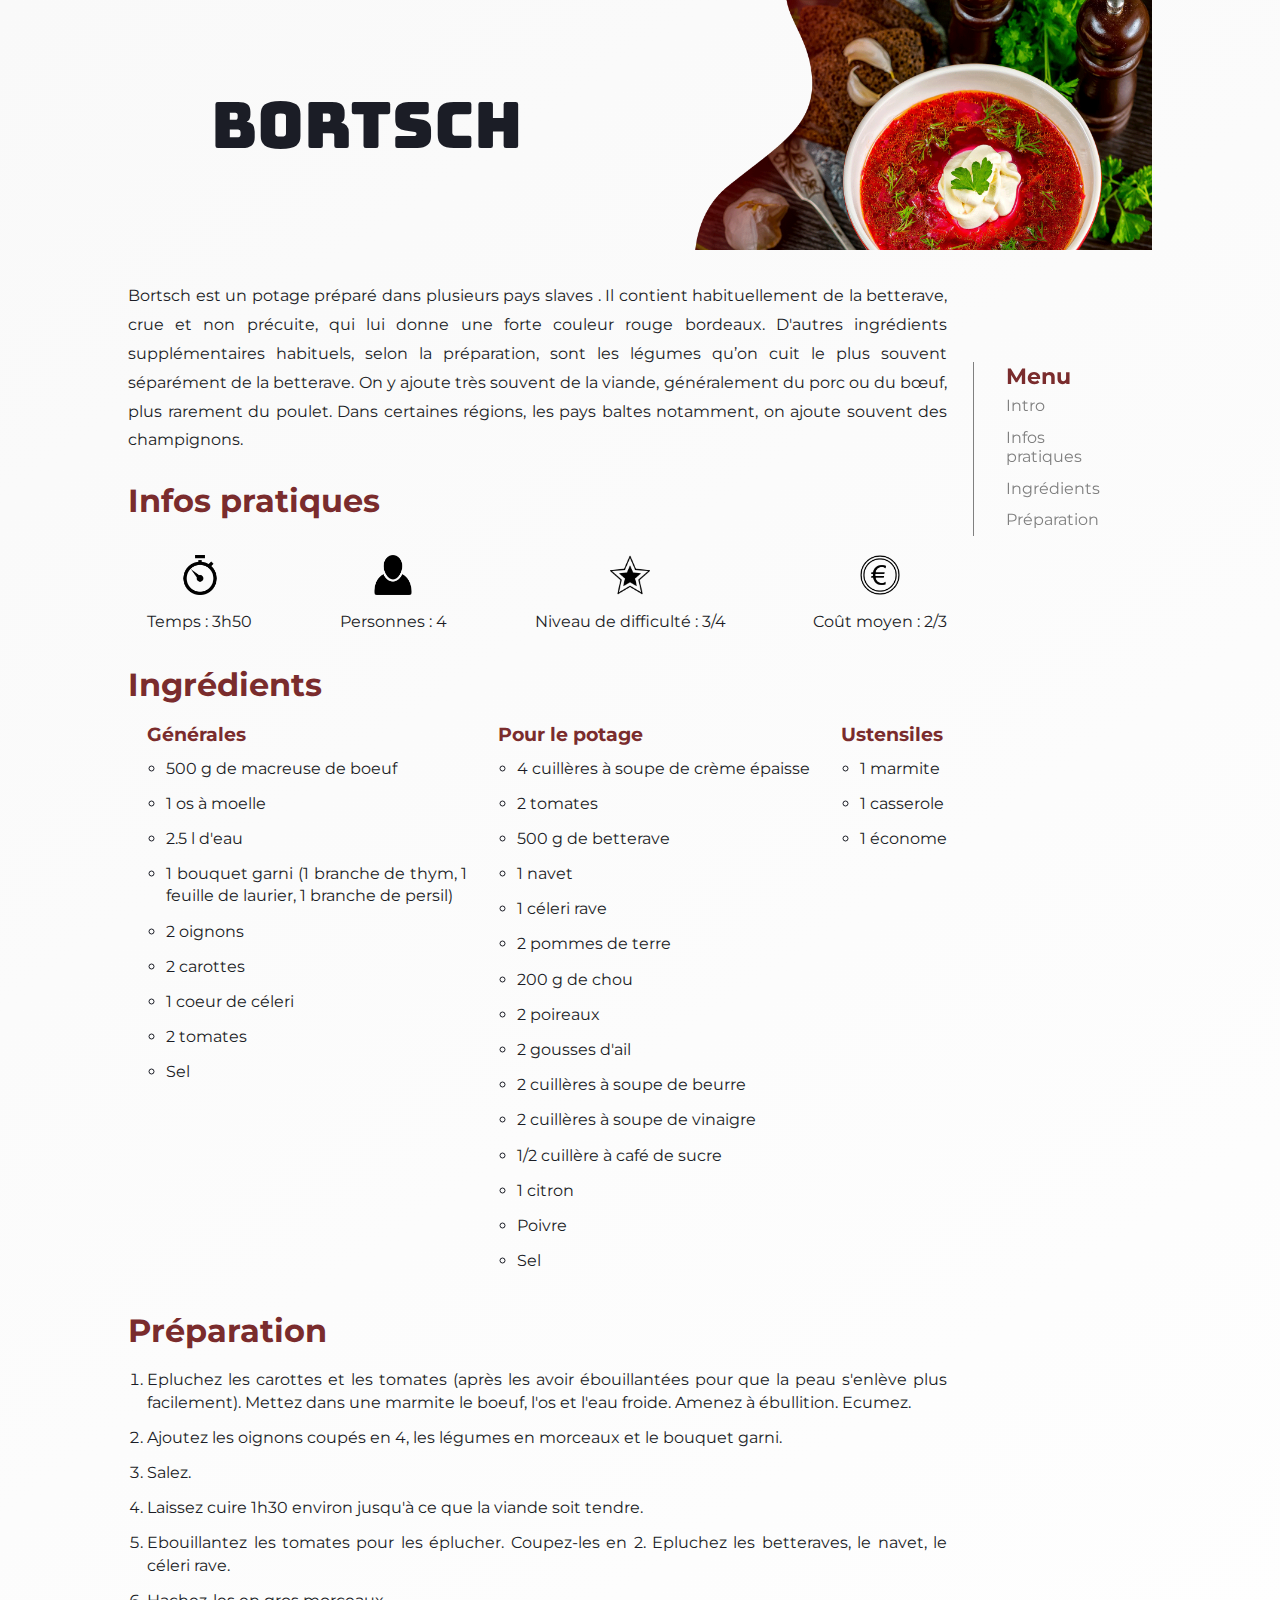
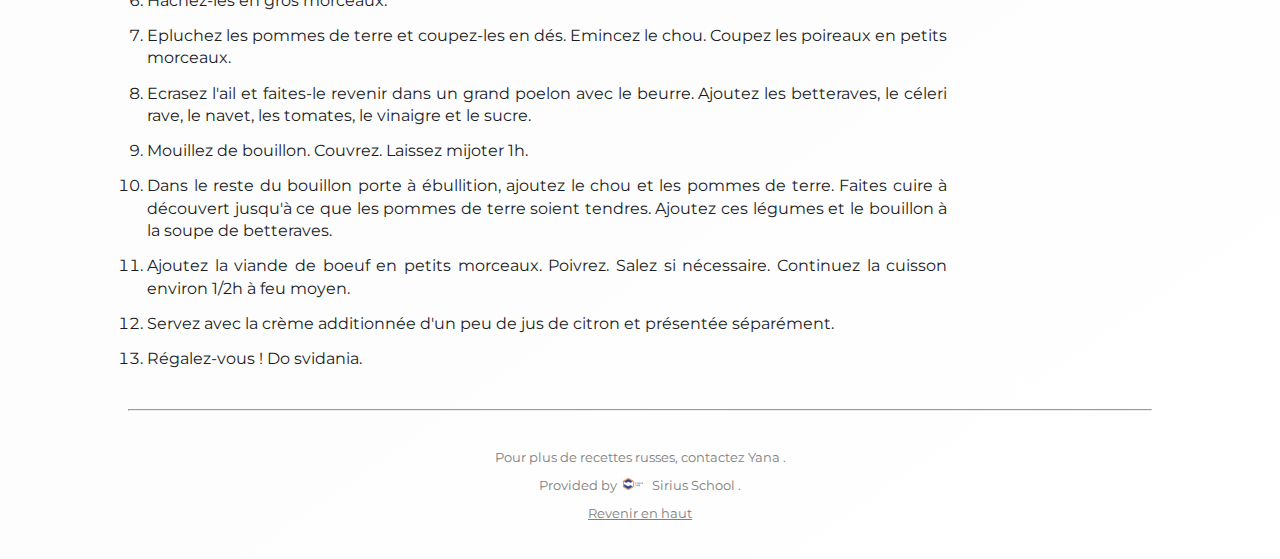
<file: Exercices/exercice-recette/index.html>
<!DOCTYPE html>
<html lang="fr">
  <head>
    <meta charset="UTF-8" />
    <meta name="viewport" content="width=device-width, initial-scale=1.0" />
    <link href="style.css" media="all" rel="stylesheet" type="text/css" />
    <link
      href="https://fonts.googleapis.com/css2?family=Bungee&family=Montserrat:wght@400;700&display=swap"
      rel="stylesheet"
    />
    <title>
      La recette de Bortsch par Yana
    </title>
  </head>

  <body itemscope itemtype="https://schema.org/Recipe">
    <!-- Intro -->
    <nav role="navigation">
      <h2>
        Menu
      </h2>
      <ul role="list">
        <li role="listitem">
          <a href="#image" title="Aller en haut de la page" role="link">
            Intro
          </a>
        </li>
        <li role="listitem">
          <a
            href="#infos"
            title="Aller à la section Infos pratiques"
            role="link"
          >
            Infos pratiques
          </a>
        </li>
        <li role="listitem">
          <a
            href="#ingredients"
            title="Aller à la section Ingrédients"
            role="link"
          >
            Ingrédients
          </a>
        </li>
        <li role="listitem">
          <a
            href="#preparation"
            title="Aller à la section Préparation"
            role="link"
          >
            Préparation
          </a>
        </li>
      </ul>
    </nav>
    <header role="banner">
      <h1 id="image" itemprop="name">
        Bortsch
      </h1>
      <div>
        <p itemprop="description">
          Bortsch est un potage préparé dans plusieurs pays
          <span itemprop="recipeCuisine">slaves</span>
          . Il contient habituellement de la betterave, crue et non précuite,
          qui lui donne une forte couleur rouge bordeaux. D'autres ingrédients
          supplémentaires habituels, selon la préparation, sont les légumes
          qu’on cuit le plus souvent séparément de la betterave. On y ajoute
          très souvent de la viande, généralement du porc ou du bœuf, plus
          rarement du poulet. Dans certaines régions, les pays baltes notamment,
          on ajoute souvent des champignons.
        </p>
      </div>
    </header>

    <!-- La recette -->
    <main role="main">
      <div id="infos">
        <h2>
          Infos pratiques
        </h2>
        <ul role="list">
          <li itemprop="totalTime" role="listitem">
            <img
              src="assets/temps.png"
              alt="Picto de Temps"
              title="Temps"
              width="40"
            />
            Temps&nbsp;: 3h50
          </li>
          <li itemprop="recipeYield" role="listitem">
            <img
              src="assets/personnes.png"
              alt="Picto de Personnes"
              title="Personnes"
              width="40"
            />
            Personnes&nbsp;: 4
          </li>
          <li role="listitem">
            <img
              src="assets/difficulte.png"
              alt="Picto de Niveau de difficulté"
              title="Niveau de difficulté"
              width="40"
            />
            Niveau de difficulté&nbsp;: 3/4
          </li>
          <li itemprop="estimatedCost" role="listitem">
            <img
              src="assets/cout.png"
              alt="Picto du coût moyen"
              title="Coût moyen"
              width="40"
            />
            Coût moyen&nbsp;: 2/3
          </li>
        </ul>
      </div>

      <div id="ingredients" itemprop="nutrition">
        <h2>
          Ingrédients
        </h2>
        <ul role="list">
          <li class="sous-categorie" role="listitem">
            <span>
              Générales
            </span>
            <ul role="list">
              <li itemprop="recipeIngredient" role="listitem">
                500&nbsp;g de macreuse de boeuf
              </li>
              <li itemprop="recipeIngredient" role="listitem">
                1&nbsp;os à moelle
              </li>
              <li itemprop="recipeIngredient" role="listitem">
                2.5&nbsp;l d'eau
              </li>
              <li itemprop="recipeIngredient" role="listitem">
                1 bouquet garni (1 branche de thym, 1 feuille de laurier, 1
                branche de persil)
              </li>
              <li itemprop="recipeIngredient" role="listitem">2 oignons</li>
              <li itemprop="recipeIngredient" role="listitem">2 carottes</li>
              <li itemprop="recipeIngredient" role="listitem">
                1 coeur de céleri
              </li>
              <li itemprop="recipeIngredient" role="listitem">2 tomates</li>
              <li itemprop="recipeIngredient" role="listitem">Sel</li>
            </ul>
          </li>
          <li class="sous-categorie" role="listitem">
            <span>
              Pour le potage
            </span>
            <ul role="list">
              <li itemprop="recipeIngredient" role="listitem">
                4 cuillères à soupe de crème épaisse
              </li>
              <li itemprop="recipeIngredient" role="listitem">2 tomates</li>
              <li itemprop="recipeIngredient" role="listitem">
                500&nbsp;g de betterave
              </li>
              <li itemprop="recipeIngredient" role="listitem">1 navet</li>
              <li itemprop="recipeIngredient" role="listitem">1 céleri rave</li>
              <li itemprop="recipeIngredient" role="listitem">
                2 pommes de terre
              </li>
              <li itemprop="recipeIngredient" role="listitem">
                200&nbsp;g de chou
              </li>
              <li itemprop="recipeIngredient" role="listitem">2 poireaux</li>
              <li itemprop="recipeIngredient" role="listitem">
                2 gousses d'ail
              </li>
              <li itemprop="recipeIngredient" role="listitem">
                2 cuillères à soupe de beurre
              </li>
              <li itemprop="recipeIngredient" role="listitem">
                2 cuillères à soupe de vinaigre
              </li>
              <li itemprop="recipeIngredient" role="listitem">
                1/2 cuillère à café de sucre
              </li>
              <li itemprop="recipeIngredient" role="listitem">1 citron</li>
              <li itemprop="recipeIngredient" role="listitem">Poivre</li>
              <li itemprop="recipeIngredient" role="listitem">Sel</li>
            </ul>
          </li>
          <li class="sous-categorie" role="listitem">
            <span>
              Ustensiles
            </span>
            <ul role="list">
              <li role="listitem">1 marmite</li>
              <li role="listitem">1 casserole</li>
              <li role="listitem">1 économe</li>
            </ul>
          </li>
        </ul>
      </div>

      <div id="preparation" itemscope itemtype="https://schema.org/HowToStep">
        <h2>
          Préparation
        </h2>
        <ol role="list">
          <li itemprop="recipeInstructions" role="listitem">
            Epluchez les carottes et les tomates (après les avoir ébouillantées
            pour que la peau s'enlève plus facilement). Mettez dans une marmite
            le boeuf, l'os et l'eau froide. Amenez à ébullition. Ecumez.
          </li>
          <li itemprop="recipeInstructions" role="listitem">
            Ajoutez les oignons coupés en 4, les légumes en morceaux et le
            bouquet garni.
          </li>
          <li itemprop="recipeInstructions" role="listitem">
            Salez.
          </li>
          <li itemprop="recipeInstructions" role="listitem">
            Laissez cuire 1h30 environ jusqu'à ce que la viande soit tendre.
          </li>
          <li itemprop="recipeInstructions" role="listitem">
            Ebouillantez les tomates pour les éplucher. Coupez-les en 2.
            Epluchez les betteraves, le navet, le céleri rave.
          </li>
          <li itemprop="recipeInstructions" role="listitem">
            Hachez-les en gros morceaux.
          </li>
          <li itemprop="recipeInstructions" role="listitem">
            Epluchez les pommes de terre et coupez-les en dés. Emincez le chou.
            Coupez les poireaux en petits morceaux.
          </li>
          <li itemprop="recipeInstructions" role="listitem">
            Ecrasez l'ail et faites-le revenir dans un grand poelon avec le
            beurre. Ajoutez les betteraves, le céleri rave, le navet, les
            tomates, le vinaigre et le sucre.
          </li>
          <li itemprop="recipeInstructions" role="listitem">
            Mouillez de bouillon. Couvrez. Laissez mijoter 1h.
          </li>
          <li itemprop="recipeInstructions" role="listitem">
            Dans le reste du bouillon porte à ébullition, ajoutez le chou et les
            pommes de terre. Faites cuire à découvert jusqu'à ce que les pommes
            de terre soient tendres. Ajoutez ces légumes et le bouillon à la
            soupe de betteraves.
          </li>
          <li itemprop="recipeInstructions" role="listitem">
            Ajoutez la viande de boeuf en petits morceaux. Poivrez. Salez si
            nécessaire. Continuez la cuisson environ 1/2h à feu moyen.
          </li>
          <li itemprop="recipeInstructions" role="listitem">
            Servez avec la crème additionnée d'un peu de jus de citron et
            présentée séparément.
          </li>
          <li itemprop="recipeInstructions" role="listitem">
            Régalez-vous&nbsp;! Do svidania.
          </li>
        </ol>
      </div>
    </main>

    <!-- Bas de page -->
    <footer>
      <hr role="separator" />
      <p>
        Pour plus de recettes russes, contactez
        <a
          href="mailto:yana@siriusschool.be"
          title="Envoyer un e-mail à Yana, l'auteur de site"
          itemprop="author"
          role="link"
        >
          Yana
        </a>
        .
      </p>
      <p>
        Provided by
        <a
          href="https://siriushub.be/"
          target="_blank"
          title="Aller sur le site de Sirius Hub"
          role="link"
        >
          <img
            src="assets/sirius_logo.png"
            alt="Logo de Sirius Hub"
            width="23"
          />
          Sirius School
        </a>
        .
      </p>
      <p>
        <a
          href="#image"
          title="Revenir en haut de la page web"
          id="retour"
          role="link"
        >
          Revenir en haut
        </a>
      </p>
    </footer>
  </body>
</html>
</file>
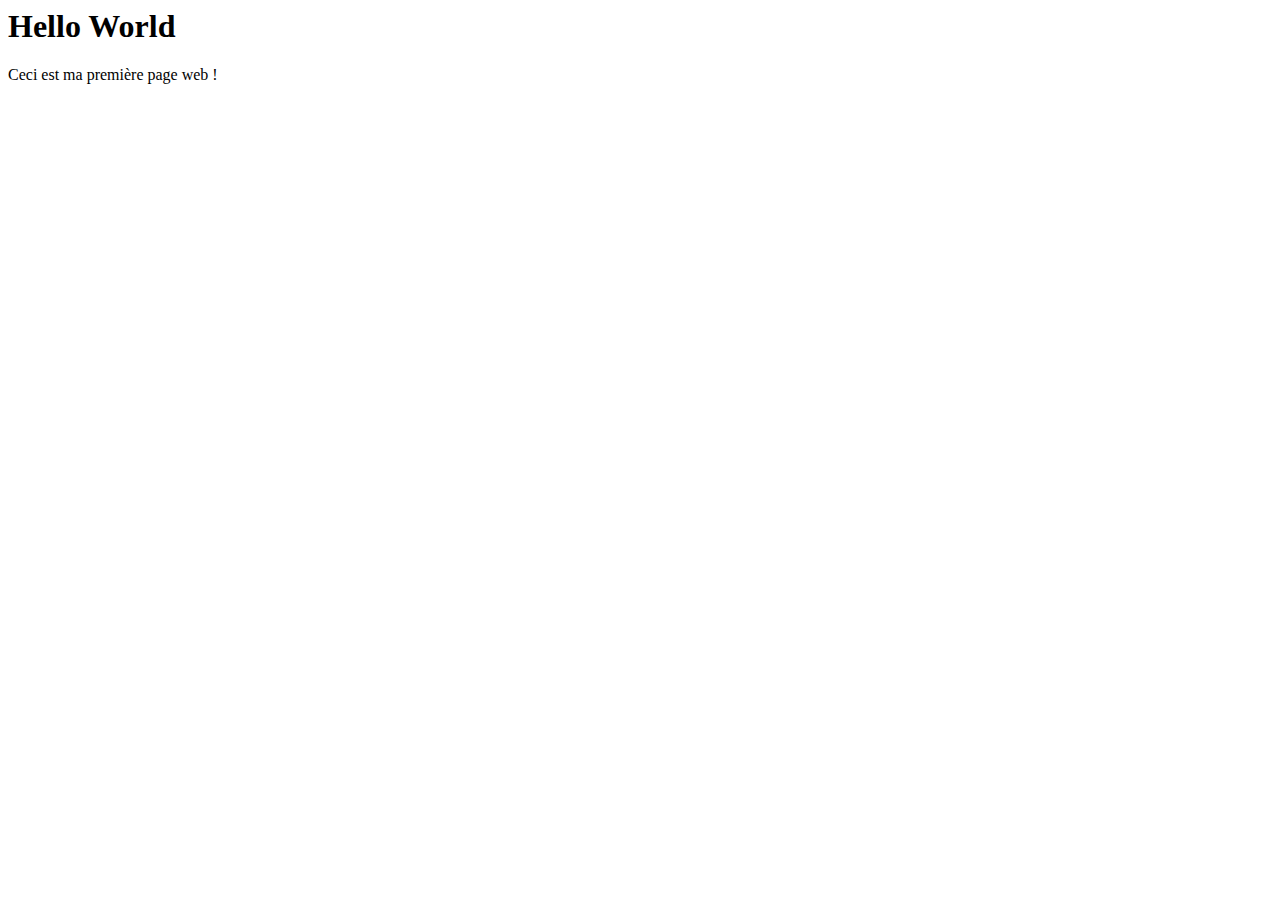
<file: Exercices/exemple-client.html>
<html lang="en">
<head>
    <meta charset="UTF-8">
    <meta name="viewport" content="width=<device-width>, initial-scale=1.0">
    <title>Structure Exercice</title>
</head>
<body>
    <h1>Hello World</h1>
    <p>Ceci est ma première page web ! </p>
</body>
</html>
</file>
<file: Exercices/exercice-recette/style.css>
/* RESET */
html {
  box-sizing: border-box;
  font-size: 16px;
}

*,
*:before,
*:after {
  box-sizing: inherit;
}

body,
h1,
h2,
h3,
h4,
h5,
h6,
p,
ol,
ul {
  margin: 0;
  padding: 0;
  font-weight: normal;
}

ol,
ul {
  list-style: none;
}

/* Structure */
body {
  background: rgb(255, 255, 255);
  background: linear-gradient(
    325deg,
    rgba(255, 255, 255, 1) 0%,
    rgba(249, 249, 249, 1) 100%
  );
  color: rgb(27, 29, 38);
  font-family: 'Montserrat', sans-serif;
  width: 80%;
  margin: 0 auto;
}

nav {
  border-left: gray solid 1px;
  padding-left: 2em;
  top: 0;
  position: -webkit-sticky;
  position: sticky;
  float: right;
  width: 14%;
  margin-top: 361.6px;
  margin-right: 2.2em;
}
@supports (-webkit-overflow-scrolling: touch) {
  nav {
    background-attachment: scroll;
  }
}

header p {
  text-align: justify;
  margin: 2em 2em 0 0;
  width: 80%;
  line-height: 1.8em;
}

main {
  width: 80%;
}

footer,
hr {
  margin: 2em 0;
}
footer p {
  padding: 0.2em;
  text-align: center;
  color: grey;
  font-size: 0.8em;
  line-height: 1.8em;
}

/* Titres */
h1 {
  font-family: 'Bungee', cursive;
  padding: 1.3em;
  background-image: url('assets/bortsch_transparence.png');
  background-repeat: no-repeat;
  background-position: top right;
  background-size: cover;
  font-size: 4em;
}
h2,
#ingredients span {
  font-size: 2em;
  color: #7a2c2d;
  font-weight: bold;
  padding: 0.8em 0 0.4em 0;
}
nav h2 {
  padding: 0;
  font-size: 1.4em;
}
#ingredients span {
  font-size: 1.2em;
  padding: 1em 0;
  list-style: none;
}

/* Listes */
main ul,
ol {
  margin-left: 1.2em;
  line-height: 1.4em;
}
ol {
  list-style: decimal outside;
}
ul {
  list-style: circle outside;
}
li {
  padding: 0.4em 0;
  text-align: justify;
}
#infos ul,
#ingredients > ul {
  display: flex;
  justify-content: space-between;
  align-content: flex-start;
  flex-wrap: wrap;
}

span + ul {
  padding-top: 0.2em;
}
.sous-categorie,
#infos ul,
nav ul {
  list-style: none;
}
.sous-categorie:first-of-type,
.sous-categorie:nth-of-type(2) {
  max-width: 40%;
}

/* Liens */
a {
  color: grey;
  text-decoration: none;
}
a:hover,
#retour {
  text-decoration: underline;
}

/* Images */
img {
  max-width: 100%;
  height: auto;
  margin-right: 0.4em;
}
#infos img {
  display: block;
  margin: 1em auto;
}
</file>
